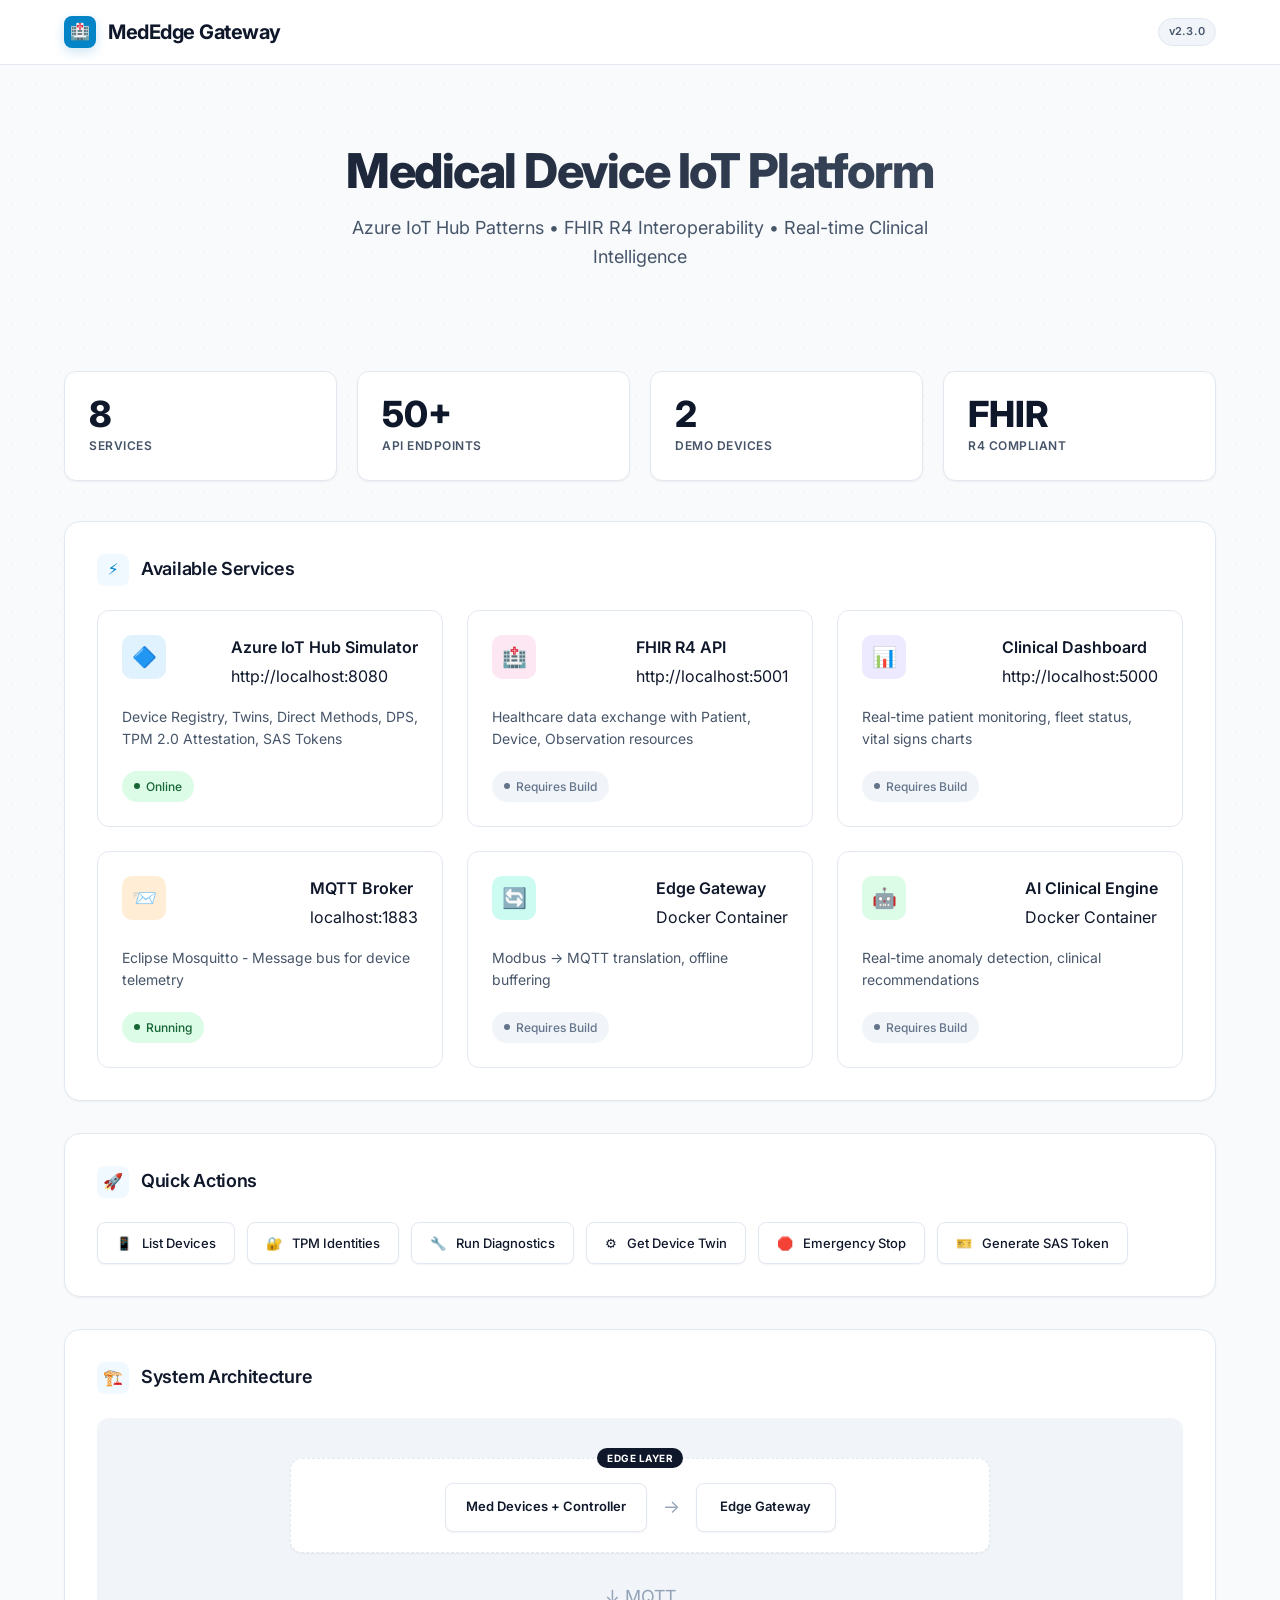
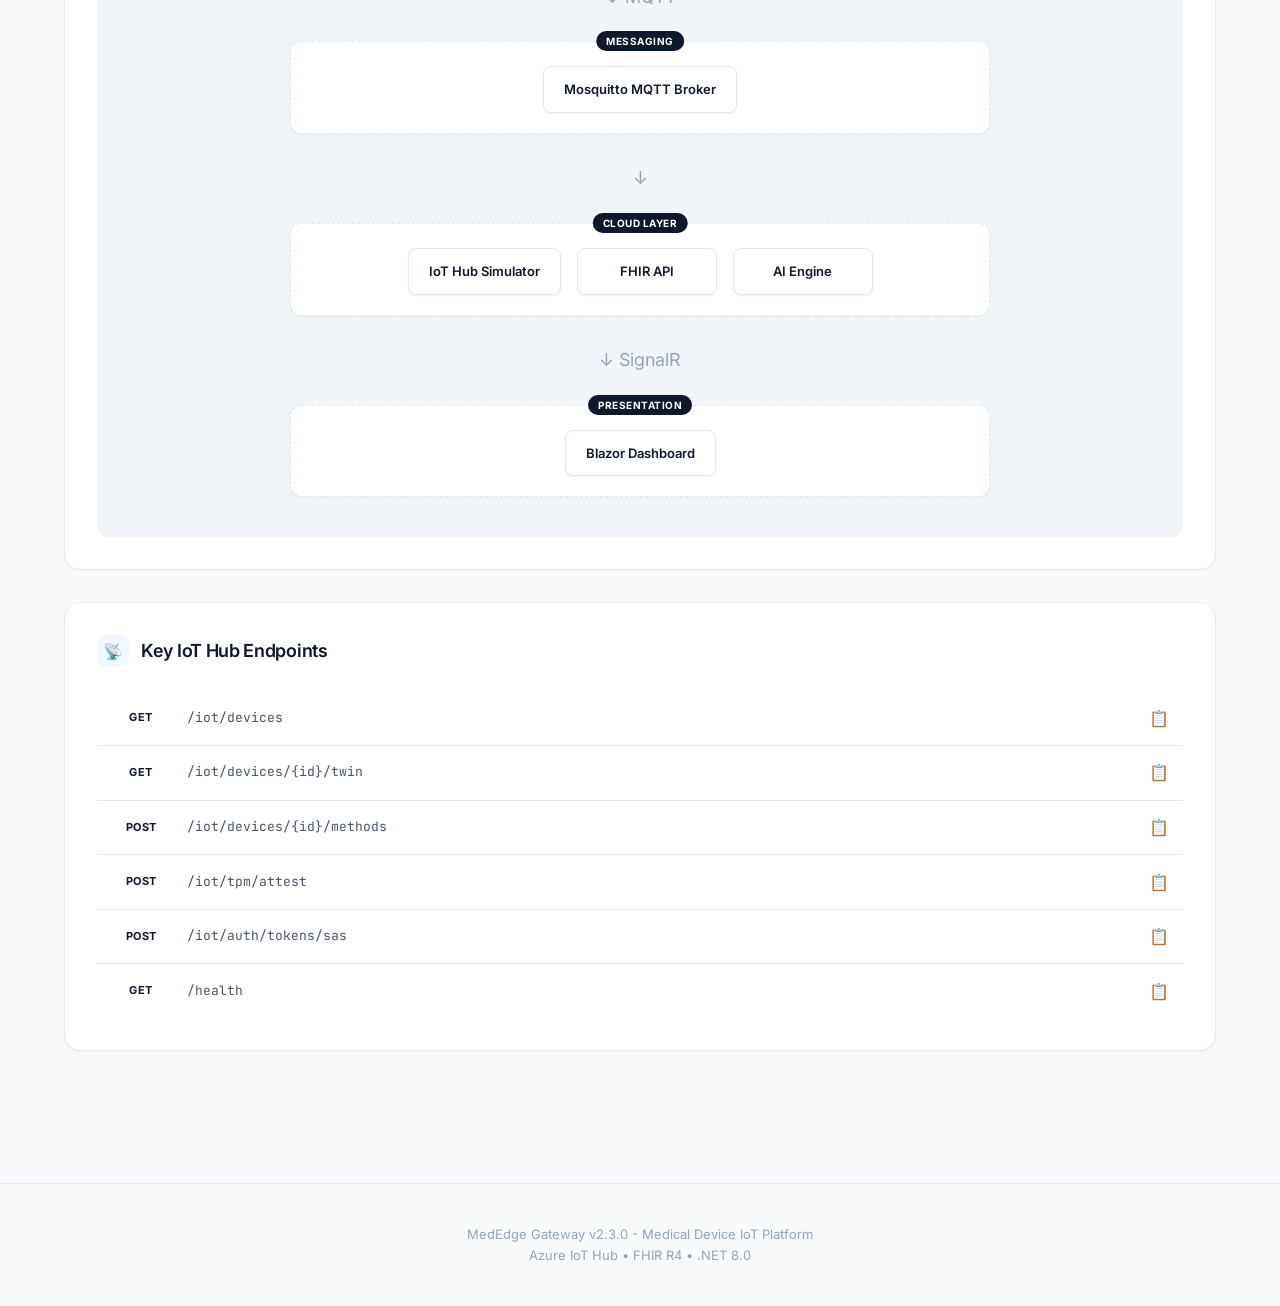
<file: index.html>
<!DOCTYPE html>
<html lang="en">

<head>
    <meta charset="UTF-8">
    <meta name="viewport" content="width=device-width, initial-scale=1.0">
    <title>MedEdge Gateway | Medical Device IoT Platform</title>
    <link rel="preconnect" href="https://fonts.googleapis.com">
    <link
        href="https://fonts.googleapis.com/css2?family=JetBrains+Mono:wght@400;500;600;700&family=Inter:wght@400;500;600;700&display=swap"
        rel="stylesheet">
    <style>
        :root {
            /* Modern Medical Theme - Trust & Confidence */
            --bg-primary: #f8fafc;
            --bg-secondary: #ffffff;
            --bg-tertiary: #f1f5f9;

            --text-primary: #0f172a;
            --text-secondary: #475569;
            --text-muted: #94a3b8;

            /* Trustworthy Blues */
            --accent-primary: #0284c7;
            /* Sky 600 - Reliable Blue */
            --accent-secondary: #0ea5e9;
            /* Sky 500 - Active */
            --accent-dark: #0c4a6e;
            /* Sky 900 - Deep & Secure */

            /* Status Colors */
            --status-success: #10b981;
            --status-error: #ef4444;
            --status-warning: #f59e0b;

            --border: #e2e8f0;
            --shadow-sm: 0 1px 2px 0 rgb(0 0 0 / 0.05);
            --shadow-md: 0 4px 6px -1px rgb(0 0 0 / 0.1), 0 2px 4px -2px rgb(0 0 0 / 0.1);
            --shadow-lg: 0 10px 15px -3px rgb(0 0 0 / 0.1), 0 4px 6px -4px rgb(0 0 0 / 0.1);

            --font-sans: 'Inter', system-ui, -apple-system, sans-serif;
            --font-mono: 'JetBrains Mono', monospace;
        }

        * {
            margin: 0;
            padding: 0;
            box-sizing: border-box;
        }

        body {
            font-family: var(--font-sans);
            background: var(--bg-primary);
            color: var(--text-primary);
            min-height: 100vh;
            line-height: 1.6;
            -webkit-font-smoothing: antialiased;
        }

        /* Subtle topographical background pattern */
        body::before {
            content: '';
            position: fixed;
            top: 0;
            left: 0;
            right: 0;
            bottom: 0;
            background-image: radial-gradient(#e2e8f0 1px, transparent 1px);
            background-size: 24px 24px;
            opacity: 0.3;
            pointer-events: none;
            z-index: 0;
        }

        .header {
            background: rgba(255, 255, 255, 0.9);
            backdrop-filter: blur(12px);
            border-bottom: 1px solid var(--border);
            padding: 16px 0;
            position: sticky;
            top: 0;
            z-index: 100;
        }

        .header-content {
            max-width: 1200px;
            margin: 0 auto;
            padding: 0 24px;
            display: flex;
            justify-content: space-between;
            align-items: center;
        }

        .logo {
            display: flex;
            align-items: center;
            gap: 12px;
            font-size: 20px;
            font-weight: 700;
            color: var(--text-primary);
            letter-spacing: -0.5px;
        }

        .logo-icon {
            width: 32px;
            height: 32px;
            background: var(--accent-primary);
            color: white;
            border-radius: 8px;
            display: flex;
            align-items: center;
            justify-content: center;
            font-size: 16px;
            box-shadow: 0 4px 12px rgba(2, 132, 199, 0.2);
        }

        .badge {
            background: var(--bg-tertiary);
            color: var(--text-secondary);
            border: 1px solid var(--border);
            padding: 4px 10px;
            border-radius: 99px;
            font-size: 11px;
            font-weight: 600;
            letter-spacing: 0.2px;
        }

        .container {
            max-width: 1200px;
            margin: 0 auto;
            padding: 40px 24px;
            position: relative;
            z-index: 1;
        }

        .hero {
            text-align: center;
            margin-bottom: 60px;
            padding: 40px 0;
        }

        .hero h1 {
            font-size: 48px;
            font-weight: 800;
            color: var(--text-primary);
            margin-bottom: 16px;
            letter-spacing: -1.5px;
            line-height: 1.1;
        }

        .hero p {
            font-size: 18px;
            color: var(--text-secondary);
            max-width: 600px;
            margin: 0 auto;
            font-weight: 400;
        }

        .section {
            background: var(--bg-secondary);
            border: 1px solid var(--border);
            border-radius: 16px;
            padding: 32px;
            margin-bottom: 32px;
            box-shadow: var(--shadow-sm);
        }

        .section-title {
            font-size: 18px;
            font-weight: 600;
            color: var(--text-primary);
            margin-bottom: 24px;
            display: flex;
            align-items: center;
            gap: 12px;
            letter-spacing: -0.3px;
        }

        .section-icon {
            color: var(--accent-primary);
            background: #f0f9ff;
            width: 32px;
            height: 32px;
            border-radius: 8px;
            display: flex;
            align-items: center;
            justify-content: center;
            font-size: 16px;
        }

        .services-grid {
            display: grid;
            grid-template-columns: repeat(auto-fit, minmax(300px, 1fr));
            gap: 24px;
        }

        .service-card {
            background: var(--bg-secondary);
            border: 1px solid var(--border);
            border-radius: 12px;
            padding: 24px;
            cursor: pointer;
            transition: all 0.2s ease;
            position: relative;
        }

        .service-card:hover {
            border-color: var(--accent-secondary);
            transform: translateY(-2px);
            box-shadow: var(--shadow-md);
        }

        .service-header {
            display: flex;
            align-items: flex-start;
            justify-content: space-between;
            margin-bottom: 16px;
        }

        .service-icon {
            width: 44px;
            height: 44px;
            border-radius: 10px;
            display: flex;
            align-items: center;
            justify-content: center;
            font-size: 20px;
            flex-shrink: 0;
            background: var(--bg-tertiary);
            color: var(--text-secondary);
        }

        /* Specific Icon Colors for differentiation but kept subtle */
        .service-icon.iot {
            color: #0369a1;
            background: #e0f2fe;
        }

        .service-icon.fhir {
            color: #be185d;
            background: #fce7f3;
        }

        .service-icon.dashboard {
            color: #7c3aed;
            background: #ede9fe;
        }

        .service-icon.mqtt {
            color: #c2410c;
            background: #ffedd5;
        }

        .service-icon.edge {
            color: #0f766e;
            background: #ccfbf1;
        }

        .service-icon.ai {
            color: #15803d;
            background: #dcfce7;
        }

        .service-info h3 {
            font-size: 16px;
            font-weight: 600;
            color: var(--text-primary);
            margin-bottom: 4px;
        }

        .service-url {
            font-family: var(--font-mono);
            font-size: 11px;
            color: var(--text-muted);
            background: var(--bg-tertiary);
            padding: 2px 6px;
            border-radius: 4px;
        }

        .service-description {
            font-size: 14px;
            color: var(--text-secondary);
            line-height: 1.6;
            margin-bottom: 20px;
        }

        .service-status {
            display: inline-flex;
            align-items: center;
            gap: 6px;
            padding: 6px 12px;
            border-radius: 99px;
            font-size: 12px;
            font-weight: 500;
        }

        .service-status.online {
            background: #dcfce7;
            color: #166534;
        }

        .service-status.offline {
            background: #f1f5f9;
            color: #64748b;
        }

        .status-dot {
            width: 6px;
            height: 6px;
            border-radius: 50%;
            background: currentColor;
        }

        .status-dot.active {
            box-shadow: 0 0 0 4px rgba(22, 101, 52, 0.1);
        }

        .quick-actions {
            display: flex;
            gap: 12px;
            flex-wrap: wrap;
        }

        .quick-action {
            background: var(--bg-secondary);
            border: 1px solid var(--border);
            color: var(--text-primary);
            border-radius: 8px;
            padding: 12px 18px;
            cursor: pointer;
            transition: all 0.2s ease;
            display: flex;
            align-items: center;
            gap: 10px;
            font-size: 13px;
            font-weight: 500;
            font-family: var(--font-sans);
            box-shadow: var(--shadow-sm);
        }

        .quick-action:hover {
            border-color: var(--accent-primary);
            color: var(--accent-primary);
            transform: translateY(-1px);
        }

        .architecture-diagram {
            background: var(--bg-tertiary);
            border-radius: 12px;
            padding: 40px;
            text-align: center;
            display: flex;
            flex-direction: column;
            gap: 20px;
            align-items: center;
        }

        .arch-layer {
            background: var(--bg-secondary);
            border: 1px dashed var(--border);
            border-radius: 12px;
            padding: 24px 20px 20px;
            margin: 0;
            position: relative;
            width: 100%;
            max-width: 700px;
            box-shadow: var(--shadow-sm);
        }

        .arch-layer-label {
            position: absolute;
            top: -11px;
            left: 50%;
            transform: translateX(-50%);
            background: var(--text-primary);
            color: white;
            padding: 2px 10px;
            border-radius: 99px;
            font-size: 10px;
            font-weight: 700;
            letter-spacing: 0.5px;
            text-transform: uppercase;
        }

        .arch-content {
            display: flex;
            gap: 16px;
            justify-content: center;
            flex-wrap: wrap;
        }

        .arch-box {
            background: white;
            padding: 12px 20px;
            border-radius: 8px;
            font-size: 13px;
            font-weight: 600;
            color: var(--text-primary);
            border: 1px solid var(--border);
            box-shadow: var(--shadow-sm);
            min-width: 140px;
        }

        .arch-box.active {
            border-color: var(--accent-primary);
            color: var(--accent-primary);
            background: #f0f9ff;
        }

        .arch-arrow {
            color: var(--text-muted);
            font-size: 18px;
            margin: 10px 0;
        }

        .api-endpoints {
            background: var(--bg-secondary);
            border-radius: 8px;
            overflow: hidden;
        }

        .endpoint-item {
            display: flex;
            align-items: center;
            gap: 16px;
            padding: 14px;
            border-bottom: 1px solid var(--border);
        }

        .endpoint-item:last-child {
            border-bottom: none;
        }

        .endpoint-method {
            padding: 4px 10px;
            border-radius: 6px;
            font-size: 11px;
            font-weight: 700;
            min-width: 60px;
            text-align: center;
            letter-spacing: 0.5px;
        }

        .endpoint-method.GET {
            background: #dbeafe;
            color: #1e40af;
        }

        .endpoint-method.POST {
            background: #dcfce7;
            color: #166534;
        }

        .endpoint-path {
            font-family: var(--font-mono);
            font-size: 13px;
            flex: 1;
            color: var(--text-secondary);
        }

        .endpoint-copy {
            background: transparent;
            border: none;
            cursor: pointer;
            font-size: 16px;
            color: #94a3b8;
            transition: color 0.15s;
            display: flex;
            align-items: center;
        }

        .endpoint-copy:hover {
            color: var(--accent-primary);
        }

        .stats {
            display: grid;
            grid-template-columns: repeat(auto-fit, minmax(140px, 1fr));
            gap: 20px;
            margin-bottom: 40px;
        }

        .stat-card {
            background: var(--bg-secondary);
            border: 1px solid var(--border);
            border-radius: 12px;
            padding: 24px;
            text-align: left;
            box-shadow: var(--shadow-sm);
        }

        .stat-value {
            font-size: 36px;
            font-weight: 800;
            color: var(--text-primary);
            margin-bottom: 4px;
            line-height: 1;
        }

        .stat-label {
            font-size: 12px;
            color: var(--text-secondary);
            font-weight: 600;
            text-transform: uppercase;
            letter-spacing: 0.5px;
        }

        #action-result {
            display: none;
            background: #1e293b;
            color: #e2e8f0;
            border-radius: 8px;
            padding: 20px;
            margin-top: 24px;
            font-family: var(--font-mono);
            font-size: 13px;
            overflow-x: auto;
            max-height: 400px;
        }

        .footer {
            margin-top: 60px;
            border-top: 1px solid var(--border);
            padding: 40px 0;
            text-align: center;
            color: var(--text-muted);
            font-size: 13px;
        }

        .glow-text {
            /* Now just a clean style, name kept for compat */
            background: linear-gradient(to right, var(--text-primary), var(--text-secondary));
            -webkit-background-clip: text;
            background-clip: text;
            -webkit-text-fill-color: transparent;
        }
    </style>
</head>

<body>
    <div class="header">
        <div class="header-content">
            <div class="logo">
                <div class="logo-icon">🏥</div>
                <span>MedEdge Gateway</span>
            </div>
            <span class="badge">v2.3.0</span>
        </div>
    </div>

    <div class="container">
        <div class="hero">
            <h1 class="glow-text">Medical Device IoT Platform</h1>
            <p>Azure IoT Hub Patterns • FHIR R4 Interoperability • Real-time Clinical Intelligence</p>
        </div>

        <div class="stats">
            <div class="stat-card">
                <div class="stat-value">8</div>
                <div class="stat-label">Services</div>
            </div>
            <div class="stat-card">
                <div class="stat-value">50+</div>
                <div class="stat-label">API Endpoints</div>
            </div>
            <div class="stat-card">
                <div class="stat-value">2</div>
                <div class="stat-label">Demo Devices</div>
            </div>
            <div class="stat-card">
                <div class="stat-value">FHIR</div>
                <div class="stat-label">R4 Compliant</div>
            </div>
        </div>

        <!-- Services -->
        <div class="section">
            <div class="section-title">
                <div class="section-icon">⚡</div>
                Available Services
            </div>
            <div class="services-grid">
                <div class="service-card" onclick="window.open('http://localhost:8080')">
                    <div class="service-header">
                        <div class="service-icon iot">🔷</div>
                        <div class="service-info">
                            <h3>Azure IoT Hub Simulator</h3>
                            <span class="url">http://localhost:8080</span>
                        </div>
                    </div>
                    <p class="service-description">Device Registry, Twins, Direct Methods, DPS, TPM 2.0 Attestation, SAS
                        Tokens</p>
                    <div class="service-status online">
                        <span class="status-dot"></span>
                        Online
                    </div>
                </div>

                <div class="service-card">
                    <div class="service-header">
                        <div class="service-icon fhir">🏥</div>
                        <div class="service-info">
                            <h3>FHIR R4 API</h3>
                            <span class="url">http://localhost:5001</span>
                        </div>
                    </div>
                    <p class="service-description">Healthcare data exchange with Patient, Device, Observation resources
                    </p>
                    <div class="service-status offline">
                        <span class="status-dot"></span>
                        Requires Build
                    </div>
                </div>

                <div class="service-card">
                    <div class="service-header">
                        <div class="service-icon dashboard">📊</div>
                        <div class="service-info">
                            <h3>Clinical Dashboard</h3>
                            <span class="url">http://localhost:5000</span>
                        </div>
                    </div>
                    <p class="service-description">Real-time patient monitoring, fleet status, vital signs charts</p>
                    <div class="service-status offline">
                        <span class="status-dot"></span>
                        Requires Build
                    </div>
                </div>

                <div class="service-card">
                    <div class="service-header">
                        <div class="service-icon mqtt">📨</div>
                        <div class="service-info">
                            <h3>MQTT Broker</h3>
                            <span class="url">localhost:1883</span>
                        </div>
                    </div>
                    <p class="service-description">Eclipse Mosquitto - Message bus for device telemetry</p>
                    <div class="service-status online">
                        <span class="status-dot"></span>
                        Running
                    </div>
                </div>

                <div class="service-card">
                    <div class="service-header">
                        <div class="service-icon edge">🔄</div>
                        <div class="service-info">
                            <h3>Edge Gateway</h3>
                            <span class="url">Docker Container</span>
                        </div>
                    </div>
                    <p class="service-description">Modbus → MQTT translation, offline buffering</p>
                    <div class="service-status offline">
                        <span class="status-dot"></span>
                        Requires Build
                    </div>
                </div>

                <div class="service-card">
                    <div class="service-header">
                        <div class="service-icon ai">🤖</div>
                        <div class="service-info">
                            <h3>AI Clinical Engine</h3>
                            <span class="url">Docker Container</span>
                        </div>
                    </div>
                    <p class="service-description">Real-time anomaly detection, clinical recommendations</p>
                    <div class="service-status offline">
                        <span class="status-dot"></span>
                        Requires Build
                    </div>
                </div>
            </div>
        </div>

        <!-- Quick Actions -->
        <div class="section">
            <div class="section-title">
                <div class="section-icon">🚀</div>
                Quick Actions
            </div>
            <div class="quick-actions">
                <button class="quick-action" onclick="testDevices()">
                    <span class="quick-action-icon">📱</span>
                    List Devices
                </button>
                <button class="quick-action" onclick="testTPM()">
                    <span class="quick-action-icon">🔐</span>
                    TPM Identities
                </button>
                <button class="quick-action" onclick="testDiagnostics()">
                    <span class="quick-action-icon">🔧</span>
                    Run Diagnostics
                </button>
                <button class="quick-action" onclick="testTwin()">
                    <span class="quick-action-icon">⚙️</span>
                    Get Device Twin
                </button>
                <button class="quick-action" onclick="testEmergencyStop()">
                    <span class="quick-action-icon">🛑</span>
                    Emergency Stop
                </button>
                <button class="quick-action" onclick="testToken()">
                    <span class="quick-action-icon">🎫</span>
                    Generate SAS Token
                </button>
            </div>
            <pre id="action-result"></pre>
        </div>

        <!-- Architecture -->
        <div class="section">
            <div class="section-title">
                <div class="section-icon">🏗️</div>
                System Architecture
            </div>
            <div class="architecture-diagram">
                <div class="arch-layer">
                    <span class="arch-layer-label">EDGE LAYER</span>
                    <div class="arch-content">
                        <div class="arch-box">Med Devices + Controller</div>
                        <div class="arch-arrow">→</div>
                        <div class="arch-box">Edge Gateway</div>
                    </div>
                </div>
                <div class="arch-arrow">↓ MQTT</div>
                <div class="arch-layer">
                    <span class="arch-layer-label">MESSAGING</span>
                    <div class="arch-content">
                        <div class="arch-box">Mosquitto MQTT Broker</div>
                    </div>
                </div>
                <div class="arch-arrow">↓</div>
                <div class="arch-layer">
                    <span class="arch-layer-label">CLOUD LAYER</span>
                    <div class="arch-content">
                        <div class="arch-box">IoT Hub Simulator</div>
                        <div class="arch-box">FHIR API</div>
                        <div class="arch-box">AI Engine</div>
                    </div>
                </div>
                <div class="arch-arrow">↓ SignalR</div>
                <div class="arch-layer">
                    <span class="arch-layer-label">PRESENTATION</span>
                    <div class="arch-content">
                        <div class="arch-box">Blazor Dashboard</div>
                    </div>
                </div>
            </div>
        </div>

        <!-- API Endpoints -->
        <div class="section">
            <div class="section-title">
                <div class="section-icon">📡</div>
                Key IoT Hub Endpoints
            </div>
            <div class="api-endpoints">
                <div class="endpoint-item">
                    <span class="endpoint-method">GET</span>
                    <span class="endpoint-path">/iot/devices</span>
                    <button class="endpoint-copy" onclick="copyToClipboard('/iot/devices')">📋</button>
                </div>
                <div class="endpoint-item">
                    <span class="endpoint-method">GET</span>
                    <span class="endpoint-path">/iot/devices/{id}/twin</span>
                    <button class="endpoint-copy" onclick="copyToClipboard('/iot/devices/{id}/twin')">📋</button>
                </div>
                <div class="endpoint-item">
                    <span class="endpoint-method">POST</span>
                    <span class="endpoint-path">/iot/devices/{id}/methods</span>
                    <button class="endpoint-copy" onclick="copyToClipboard('/iot/devices/{id}/methods')">📋</button>
                </div>
                <div class="endpoint-item">
                    <span class="endpoint-method">POST</span>
                    <span class="endpoint-path">/iot/tpm/attest</span>
                    <button class="endpoint-copy" onclick="copyToClipboard('/iot/tpm/attest')">📋</button>
                </div>
                <div class="endpoint-item">
                    <span class="endpoint-method">POST</span>
                    <span class="endpoint-path">/iot/auth/tokens/sas</span>
                    <button class="endpoint-copy" onclick="copyToClipboard('/iot/auth/tokens/sas')">📋</button>
                </div>
                <div class="endpoint-item">
                    <span class="endpoint-method">GET</span>
                    <span class="endpoint-path">/health</span>
                    <button class="endpoint-copy" onclick="copyToClipboard('/health')">📋</button>
                </div>
            </div>
        </div>
    </div>

    <div class="footer">
        <p>MedEdge Gateway v2.3.0 - Medical Device IoT Platform</p>
        <p>Azure IoT Hub • FHIR R4 • .NET 8.0</p>
    </div>

    <script>
        const API_BASE = 'http://localhost:8080';

        function showResult(data) {
            const resultEl = document.getElementById('action-result');
            resultEl.style.display = 'block';
            resultEl.textContent = JSON.stringify(data, null, 2);
        }

        async function testDevices() {
            const result = await fetch(`${API_BASE}/iot/devices`);
            const data = await result.json();
            showResult(data);
        }

        async function testTPM() {
            const result = await fetch(`${API_BASE}/iot/tpm/identities`);
            const data = await result.json();
            showResult(data);
        }

        async function testDiagnostics() {
            const result = await fetch(`${API_BASE}/iot/devices/medical-dialysis-modern-001/methods`, {
                method: 'POST',
                headers: { 'Content-Type': 'application/json' },
                body: JSON.stringify({ methodName: 'GetDiagnostics', correlationId: 'test-001' })
            });
            const data = await result.json();
            showResult(data);
        }

        async function testTwin() {
            const result = await fetch(`${API_BASE}/iot/devices/medical-dialysis-legacy-001/twin`);
            const data = await result.json();
            showResult(data);
        }

        async function testEmergencyStop() {
            const result = await fetch(`${API_BASE}/iot/devices/medical-dialysis-legacy-001/methods`, {
                method: 'POST',
                headers: { 'Content-Type': 'application/json' },
                body: JSON.stringify({
                    methodName: 'EmergencyStop',
                    payload: { reason: 'Patient safety', requestedBy: 'Dashboard' },
                    correlationId: 'emergency-001'
                })
            });
            const data = await result.json();
            showResult(data);
        }

        async function testToken() {
            const result = await fetch(`${API_BASE}/iot/auth/tokens/sas?deviceId=medical-dialysis-legacy-001&expiry=01:00:00`, {
                method: 'POST'
            });
            const data = await result.json();
            showResult(data);
        }

        function copyToClipboard(text) {
            navigator.clipboard.writeText(`http://localhost:8080${text}`);

            // Visual feedback
            const event = new CustomEvent('copy', { detail: { text } });
            document.dispatchEvent(event);
        }

        // Check service status on load
        async function checkServices() {
            try {
                const response = await fetch(`${API_BASE}/health`);
                if (response.ok) {
                    console.log('✓ IoT Hub Simulator is running');
                }
            } catch (e) {
                console.log('✗ IoT Hub Simulator is not accessible');
            }
        }

        checkServices();
    </script>
</body>

</html>
</file>
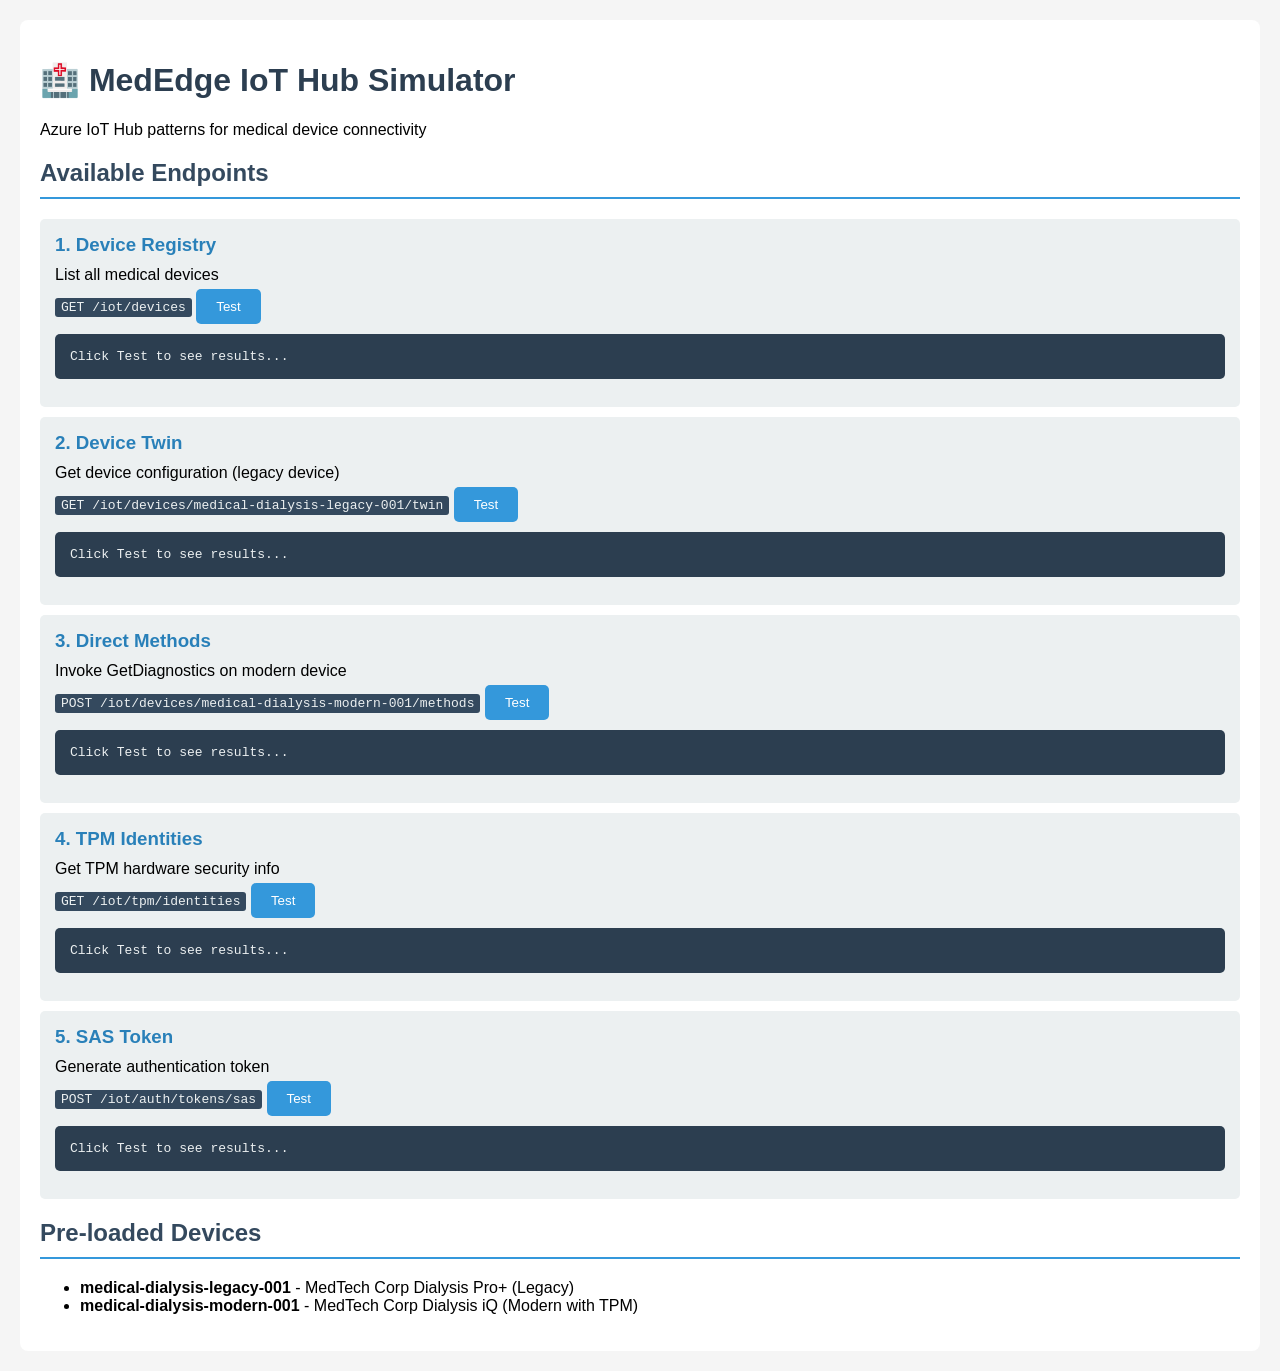
<file: test-iot-hub.html>
<!DOCTYPE html>
<html>
<head>
    <title>MedEdge IoT Hub Simulator</title>
    <style>
        body { font-family: Arial, sans-serif; margin: 20px; background: #f5f5f5; }
        .container { max-width: 1200px; margin: 0 auto; background: white; padding: 20px; border-radius: 8px; }
        h1 { color: #2c3e50; }
        h2 { color: #34495e; border-bottom: 2px solid #3498db; padding-bottom: 10px; }
        .endpoint { background: #ecf0f1; padding: 15px; margin: 10px 0; border-radius: 5px; }
        .endpoint h3 { margin: 0 0 10px 0; color: #2980b9; }
        .endpoint p { margin: 5px 0; }
        code { background: #34495e; color: #ecf0f1; padding: 2px 6px; border-radius: 3px; }
        button { background: #3498db; color: white; border: none; padding: 10px 20px; border-radius: 5px; cursor: pointer; }
        button:hover { background: #2980b9; }
        pre { background: #2c3e50; color: #ecf0f1; padding: 15px; border-radius: 5px; overflow-x: auto; }
        .result { margin-top: 10px; }
    </style>
</head>
<body>
    <div class="container">
        <h1>🏥 MedEdge IoT Hub Simulator</h1>
        <p>Azure IoT Hub patterns for medical device connectivity</p>

        <h2>Available Endpoints</h2>

        <div class="endpoint">
            <h3>1. Device Registry</h3>
            <p>List all medical devices</p>
            <code>GET /iot/devices</code>
            <button onclick="testDevices()">Test</button>
            <pre id="devices-result" class="result">Click Test to see results...</pre>
        </div>

        <div class="endpoint">
            <h3>2. Device Twin</h3>
            <p>Get device configuration (legacy device)</p>
            <code>GET /iot/devices/medical-dialysis-legacy-001/twin</code>
            <button onclick="testTwin()">Test</button>
            <pre id="twin-result" class="result">Click Test to see results...</pre>
        </div>

        <div class="endpoint">
            <h3>3. Direct Methods</h3>
            <p>Invoke GetDiagnostics on modern device</p>
            <code>POST /iot/devices/medical-dialysis-modern-001/methods</code>
            <button onclick="testMethod()">Test</button>
            <pre id="method-result" class="result">Click Test to see results...</pre>
        </div>

        <div class="endpoint">
            <h3>4. TPM Identities</h3>
            <p>Get TPM hardware security info</p>
            <code>GET /iot/tpm/identities</code>
            <button onclick="testTPM()">Test</button>
            <pre id="tpm-result" class="result">Click Test to see results...</pre>
        </div>

        <div class="endpoint">
            <h3>5. SAS Token</h3>
            <p>Generate authentication token</p>
            <code>POST /iot/auth/tokens/sas</code>
            <button onclick="testToken()">Test</button>
            <pre id="token-result" class="result">Click Test to see results...</pre>
        </div>

        <h2>Pre-loaded Devices</h2>
        <ul>
            <li><strong>medical-dialysis-legacy-001</strong> - MedTech Corp Dialysis Pro+ (Legacy)</li>
            <li><strong>medical-dialysis-modern-001</strong> - MedTech Corp Dialysis iQ (Modern with TPM)</li>
        </ul>
    </div>

    <script>
        const API_BASE = 'http://localhost:8080';

        async function testDevices() {
            const result = await fetch(`${API_BASE}/iot/devices`);
            const data = await result.json();
            document.getElementById('devices-result').textContent = JSON.stringify(data, null, 2);
        }

        async function testTwin() {
            const result = await fetch(`${API_BASE}/iot/devices/medical-dialysis-legacy-001/twin`);
            const data = await result.json();
            document.getElementById('twin-result').textContent = JSON.stringify(data, null, 2);
        }

        async function testMethod() {
            const result = await fetch(`${API_BASE}/iot/devices/medical-dialysis-modern-001/methods`, {
                method: 'POST',
                headers: { 'Content-Type': 'application/json' },
                body: JSON.stringify({ methodName: 'GetDiagnostics', correlationId: 'test-001' })
            });
            const data = await result.json();
            document.getElementById('method-result').textContent = JSON.stringify(data, null, 2);
        }

        async function testTPM() {
            const result = await fetch(`${API_BASE}/iot/tpm/identities`);
            const data = await result.json();
            document.getElementById('tpm-result').textContent = JSON.stringify(data, null, 2);
        }

        async function testToken() {
            const result = await fetch(`${API_BASE}/iot/auth/tokens/sas?deviceId=medical-dialysis-legacy-001&expiry=01:00:00`, {
                method: 'POST'
            });
            const data = await result.json();
            document.getElementById('token-result').textContent = JSON.stringify(data, null, 2);
        }
    </script>
</body>
</html>
</file>
